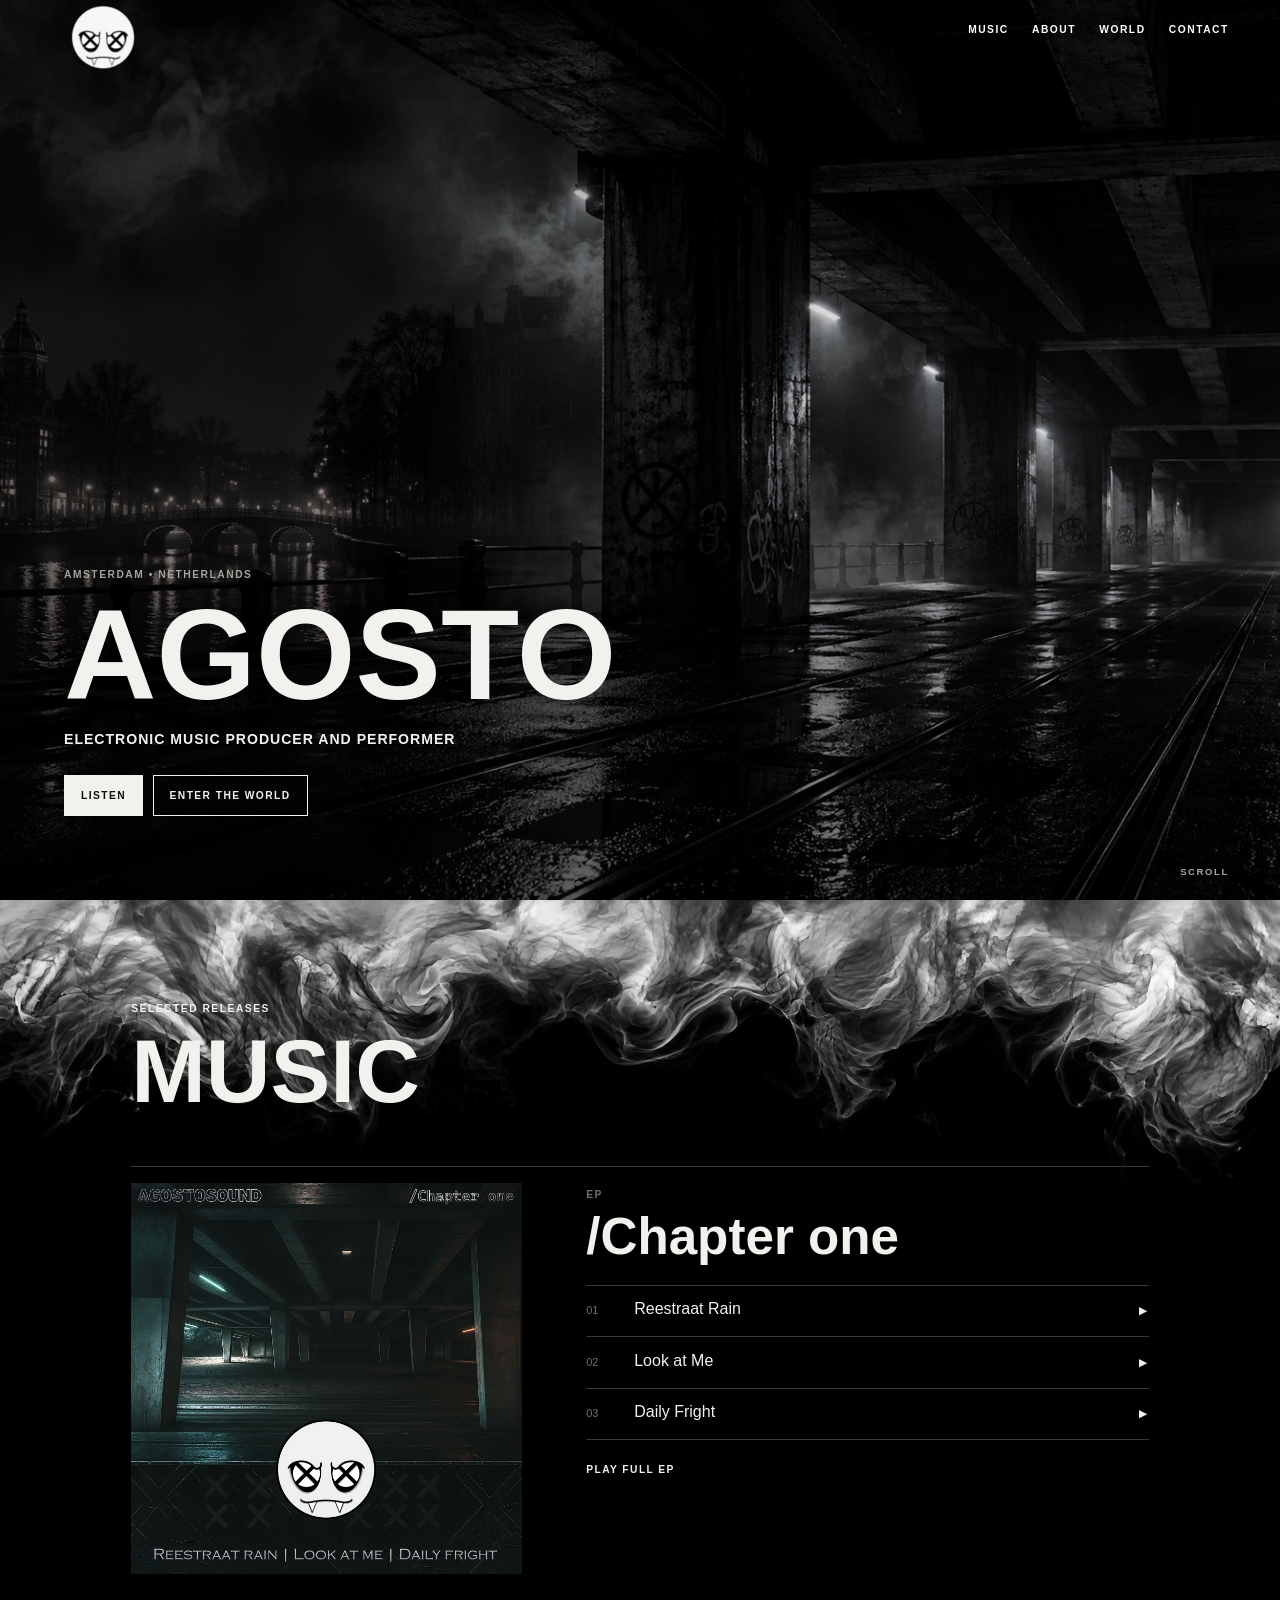
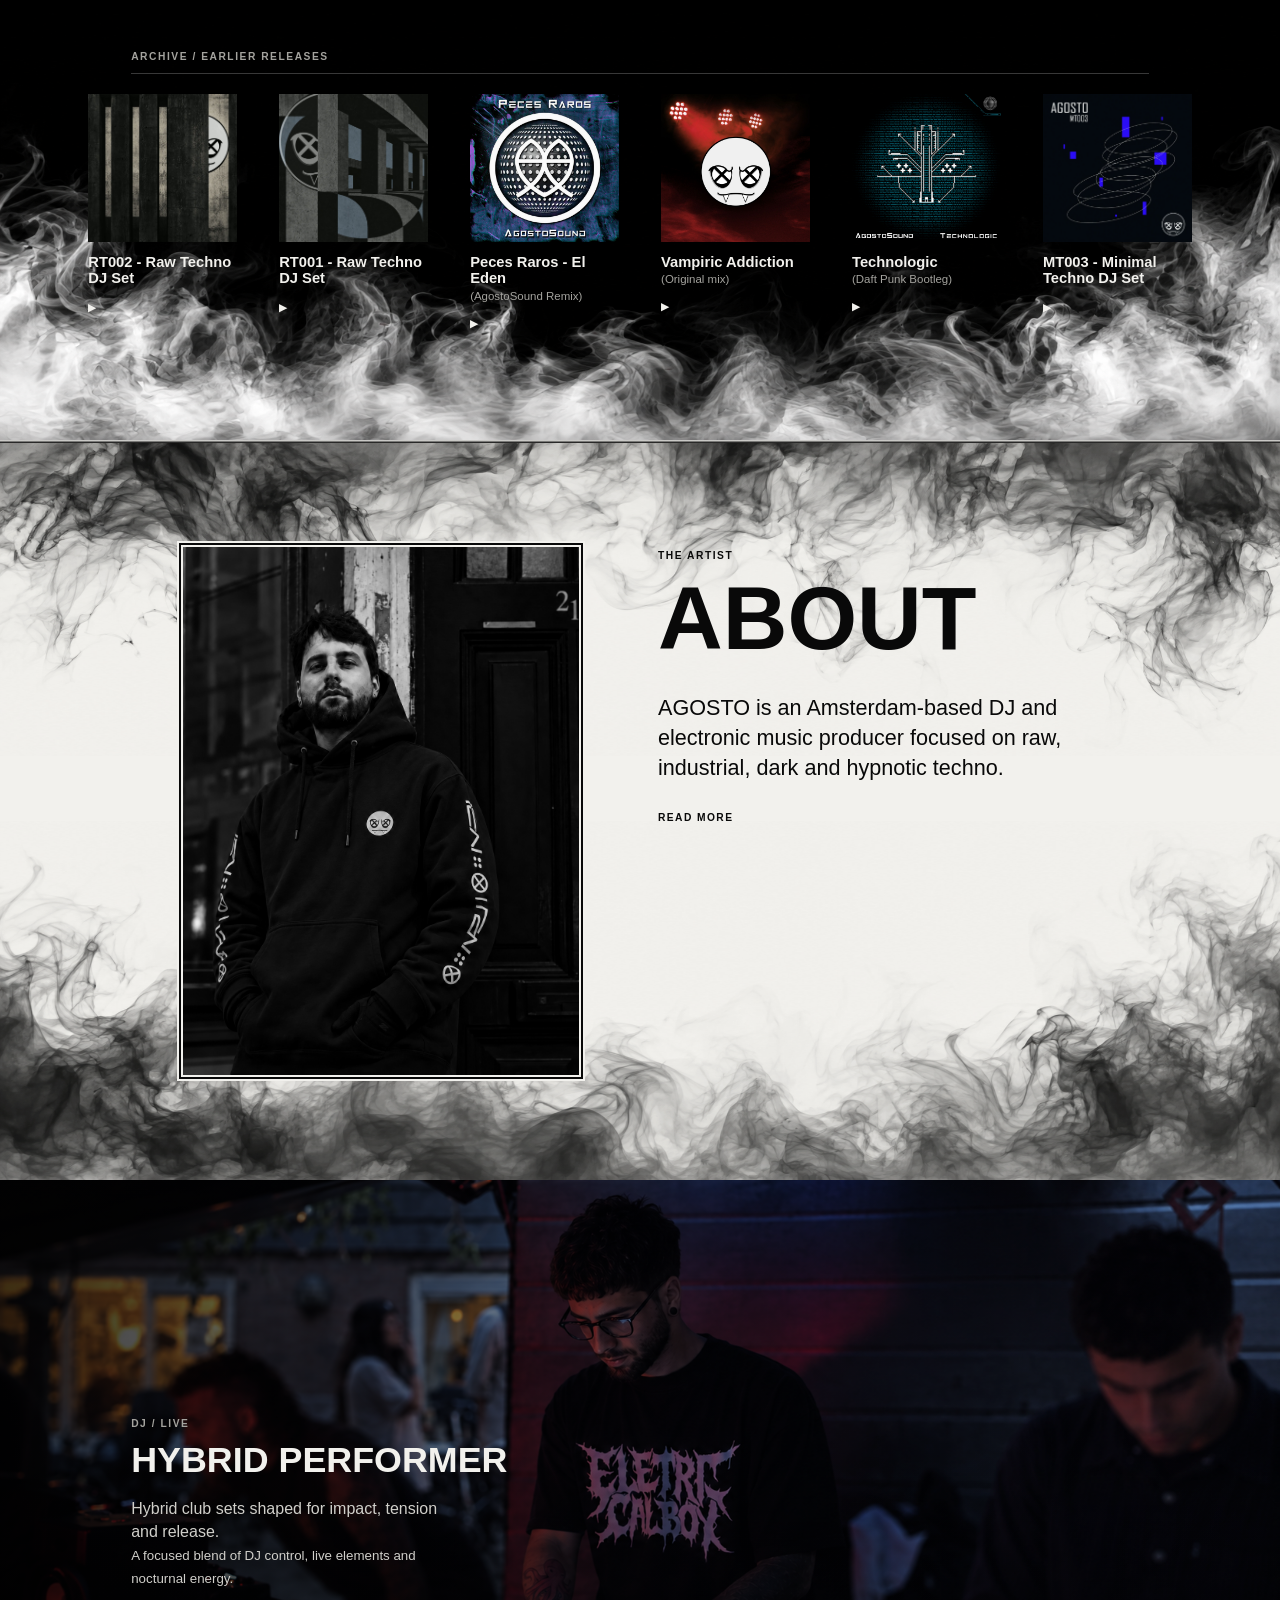
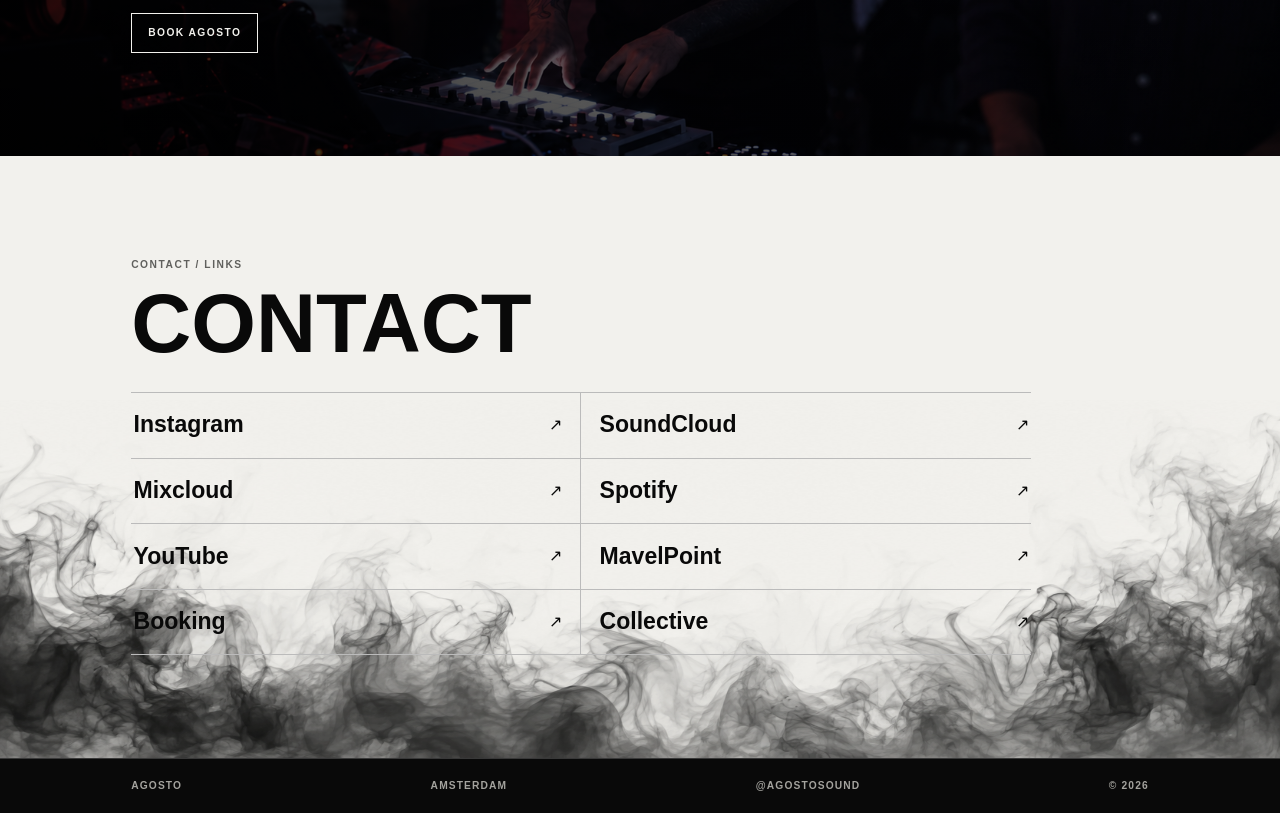
<file: index.html>
<!doctype html>
<html lang="en">
  <head>
    <meta charset="utf-8">
    <meta name="viewport" content="width=device-width, initial-scale=1">
    <meta name="description" content="AGOSTO is an Amsterdam-based DJ and electronic music producer focused on raw, industrial, dark and hypnotic techno.">
    <meta name="theme-color" content="#090909">
    <link rel="canonical" href="https://agostosound.com/">
    <meta property="og:type" content="website">
    <meta property="og:title" content="AGOSTO — Techno DJ &amp; Producer">
    <meta property="og:description" content="AGOSTO is an Amsterdam-based DJ and electronic music producer focused on raw, industrial, dark and hypnotic techno.">
    <meta property="og:url" content="https://agostosound.com/">
    <meta property="og:image" content="https://agostosound.com/static/branding/og-image.png">
    <meta name="twitter:card" content="summary_large_image">
    <meta name="twitter:title" content="AGOSTO — Techno DJ &amp; Producer">
    <meta name="twitter:description" content="AGOSTO is an Amsterdam-based DJ and electronic music producer focused on raw, industrial, dark and hypnotic techno.">
    <meta name="twitter:image" content="https://agostosound.com/static/branding/og-image.png">
    <link rel="icon" href="./static/branding/favicon.png" type="image/png">
    <link rel="stylesheet" href="./styles.css?v=3">
    <title> AGOSTO  |  Chapter one </title>
  </head>
  <body>
    <a class="skip-link" href="#main-content">Skip to content</a>

    <header class="site-header" data-header>
      <a class="brand" href="./index.html#top" aria-label="AGOSTO home">
        <img src="./static/branding/logo-animated.webp" alt="AGOSTO">
      </a>
      <nav class="desktop-nav" aria-label="Primary navigation">
        <a href="#music">Music</a>
        <a href="#about">About</a>
        <a href="./world.html">World</a>
        <a href="#contact">Contact</a>
      </nav>
      <button class="menu-toggle" type="button" aria-expanded="false" aria-controls="mobile-menu" data-menu-toggle>
        <span class="sr-only">Open navigation</span>
        <span aria-hidden="true"></span>
        <span aria-hidden="true"></span>
      </button>
      <nav class="mobile-nav" id="mobile-menu" aria-label="Mobile navigation" data-mobile-nav>
        <a href="#music">Music</a>
        <a href="#about">About</a>
        <a href="./world.html">World</a>
        <a href="#contact">Contact</a>
      </nav>
    </header>

    <main id="main-content">
      <section class="hero" id="top" aria-labelledby="hero-title">
        <img class="hero-image" src="./static/photos/hero.png" alt="" aria-hidden="true">
        <div class="hero-shade"></div>
        <div class="hero-content" data-reveal>
          <p class="eyebrow">Amsterdam <span aria-hidden="true">•</span> Netherlands</p>
          <h1 id="hero-title">AGOSTO</h1>
          <p class="hero-genre">Electronic music producer and performer</p>
          <div class="hero-actions">
            <a class="button button--solid" href="#music">Listen</a>
            <a class="button button--ghost" href="./world.html">Enter the world</a>
          </div>
        </div>
        <a class="scroll-cue" href="#music" aria-label="Scroll to music">Scroll</a>
      </section>

      <section class="section music-section" id="music" aria-labelledby="music-title">
        <img class="music-smoke music-smoke--top" src="./static/decorations/black-smoke-up.png" alt="" aria-hidden="true" loading="lazy">
        <div class="container">
          <div class="section-heading" data-reveal>
            <p class="eyebrow">Selected releases</p>
            <h2 id="music-title">Music</h2>
          </div>
          <div class="featured-release" data-featured-release aria-live="polite"></div>
          <div class="archive-releases" data-archive-releases aria-live="polite">
            <div class="archive-heading">
              <p class="eyebrow">Archive / Earlier releases</p>
            </div>
            <div class="archive-grid" data-archive-grid></div>
          </div>
          <div class="player-shell" id="player" data-player hidden aria-live="polite">
            <div class="player-ui">
              <img class="player-artwork" data-player-artwork alt="" aria-hidden="true">
              <button class="player-toggle" type="button" data-player-toggle aria-label="Play current track" aria-pressed="false">▶</button>
              <div class="player-meta">
                <p class="eyebrow">Now playing</p>
                <p class="player-title" data-player-title></p>
              </div>
              <div class="player-timing" aria-live="off">
                <span data-player-current>0:00</span>
                <span aria-hidden="true">/</span>
                <span data-player-duration>0:00</span>
              </div>
              <div class="player-progress" data-player-progress role="slider" tabindex="0" aria-label="Track progress" aria-valuemin="0" aria-valuemax="0" aria-valuenow="0">
                <span class="player-progress-fill"></span>
                <span class="player-progress-knob"></span>
              </div>
              <a class="player-source" data-player-source target="_blank" rel="noreferrer">via SoundCloud</a>
              <button class="player-icon-button" type="button" data-player-close aria-label="Close player">x</button>
            </div>
            <div class="player-frame" data-player-frame="soundcloud" aria-hidden="true">
              <iframe title="SoundCloud playback controller" tabindex="-1" allow="autoplay"></iframe>
            </div>
            <div class="player-frame" data-player-frame="mixcloud" aria-hidden="true">
              <iframe title="Mixcloud playback controller" tabindex="-1" allow="autoplay; encrypted-media"></iframe>
            </div>
          </div>
        </div>
        <img class="music-smoke music-smoke--bottom" src="./static/decorations/black-smoke-down.png" alt="" aria-hidden="true" loading="lazy">
      </section>

      <div class="section-transition" aria-hidden="true"></div>

      <section class="section about-section" id="about" aria-labelledby="about-title">
        <img class="about-smoke about-smoke--top" src="./static/decorations/white-smoke-up.png" alt="" aria-hidden="true" loading="lazy">
        <div class="container about-layout">
          <div class="about-photo" data-reveal>
            <img src="./static/photos/portrait-01.png" alt="AGOSTO standing outside an Amsterdam doorway" loading="lazy">
          </div>
          <div class="about-copy" data-reveal>
            <p class="eyebrow">The artist</p>
            <h2 id="about-title">About</h2>
            <div class="intro-copy" data-bio-short></div>
            <div class="expandable" id="about-long" data-bio-long aria-hidden="true"></div>
            <button class="text-button" type="button" aria-expanded="false" aria-controls="about-long" data-about-toggle>Read more</button>
          </div>
        </div>
        <img class="about-smoke about-smoke--bottom" src="./static/decorations/white-smoke-down.png" alt="" aria-hidden="true" loading="lazy">
      </section>

      <section class="section live-section" id="live" aria-labelledby="live-title">
        <div class="live-media" data-reveal>
          <picture>
            <source media="(max-width: 700px)" srcset="./static/photos/live-01-mobile.png">
            <img src="./static/photos/live-01-wide.png" alt="AGOSTO performing a live DJ set" loading="lazy">
          </picture>
        </div>
        <div class="live-shade" aria-hidden="true"></div>
        <div class="container live-layout">
          <div class="live-copy" data-reveal>
            <p class="eyebrow">DJ / LIVE</p>
            <h2 id="live-title">HYBRID PERFORMER</h2>
            <p class="live-description">Hybrid club sets shaped for impact, tension and release.<br><small>A focused blend of DJ control, live elements and nocturnal energy.</small></p>
            <a class="button button--ghost" data-booking>BOOK AGOSTO</a>
          </div>
        </div>
        <img class="live-smoke" src="./static/decorations/live-smoke-overlay.png" alt="" aria-hidden="true" loading="lazy">
      </section>

      <section class="section contact-section" id="contact" aria-labelledby="contact-title">
        <div class="container" data-reveal>
          <p class="eyebrow">Contact / Links</p>
          <h2 id="contact-title">Contact</h2>
          <div class="contact-grid" data-links></div>
        </div>
        <img class="contact-smoke" src="./static/decorations/white-smoke-down.png" alt="" aria-hidden="true" loading="lazy">
      </section>
    </main>

    <footer class="site-footer">
      <div class="container footer-content">
        <span>AGOSTO</span>
        <span>Amsterdam</span>
        <a href="https://www.instagram.com/agostosound/" target="_blank" rel="noreferrer">@agostosound</a>
        <span>&copy; <span data-year></span></span>
      </div>
    </footer>
    <script src="https://w.soundcloud.com/player/api.js" defer></script>
    <script src="https://widget.mixcloud.com/media/js/widgetApi.js" defer></script>
    <script src="./script.js?v=4" defer></script>
  </body>
</html>
</file>
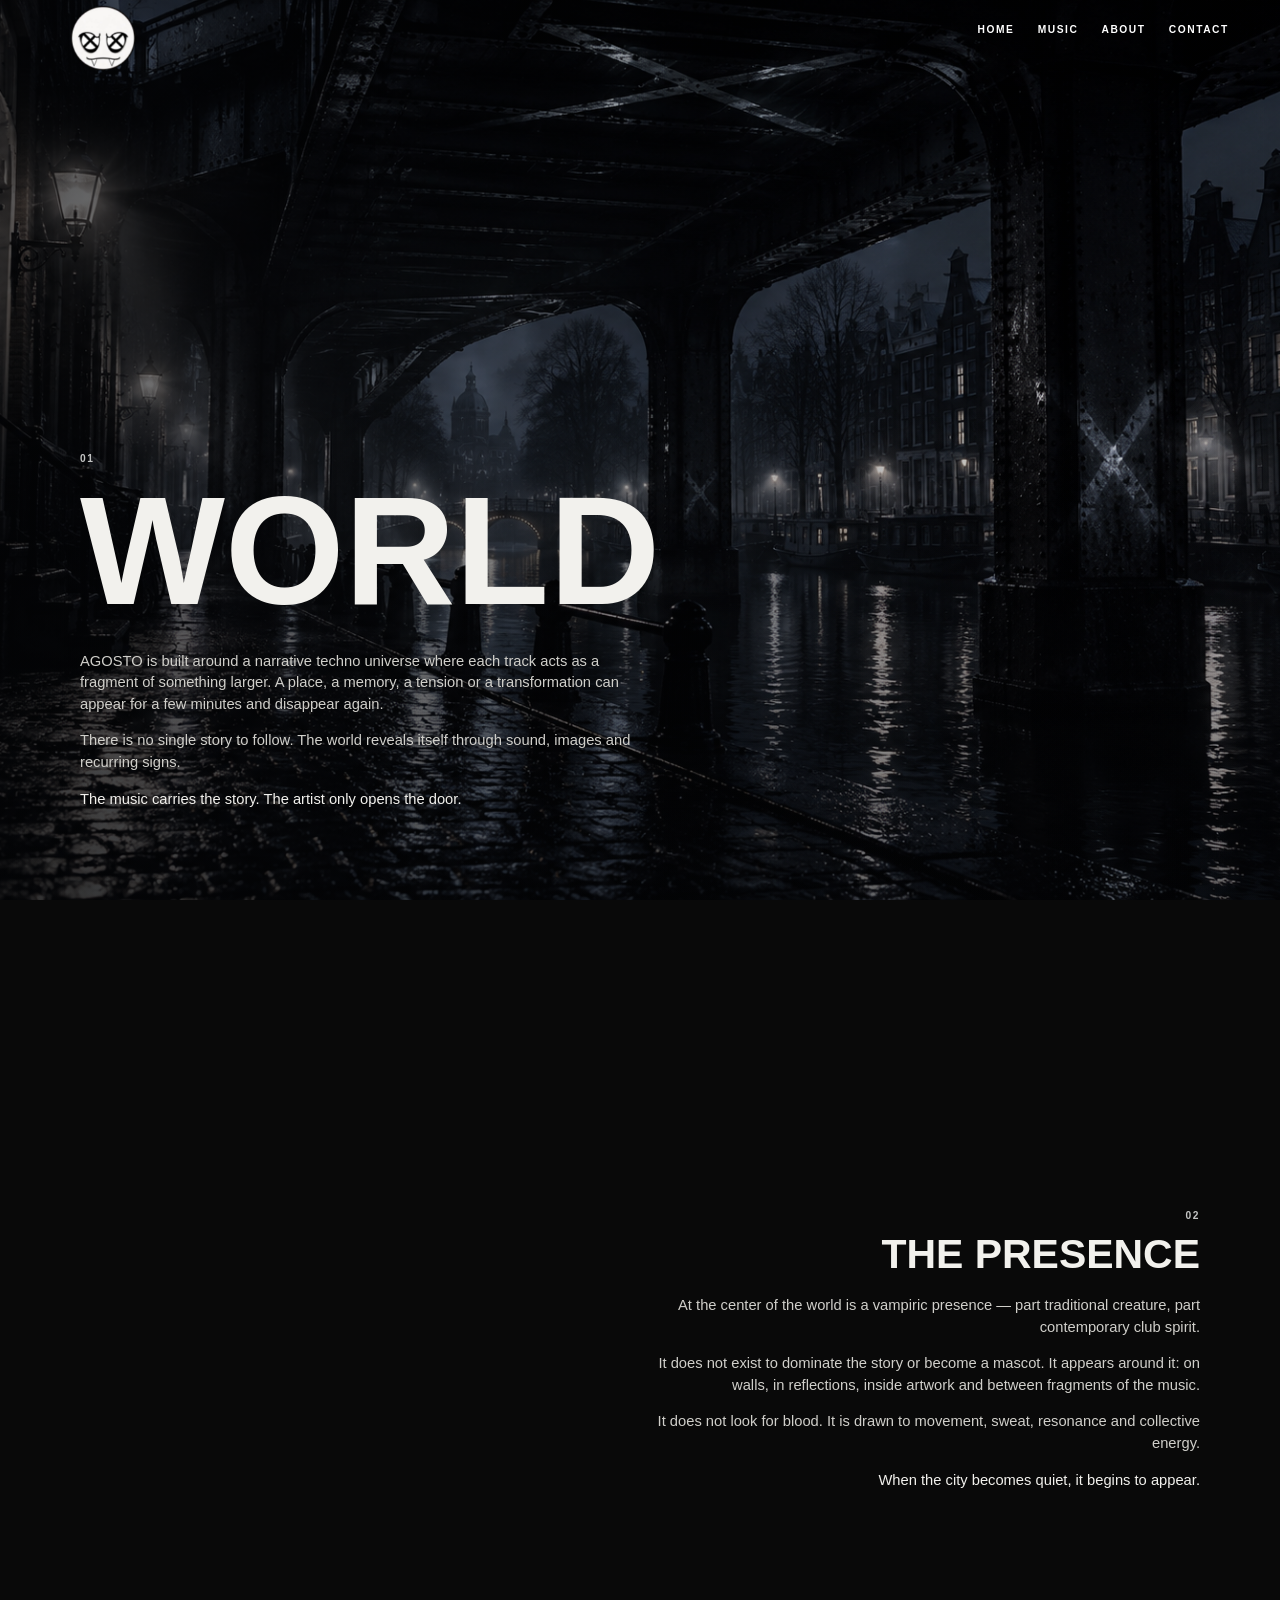
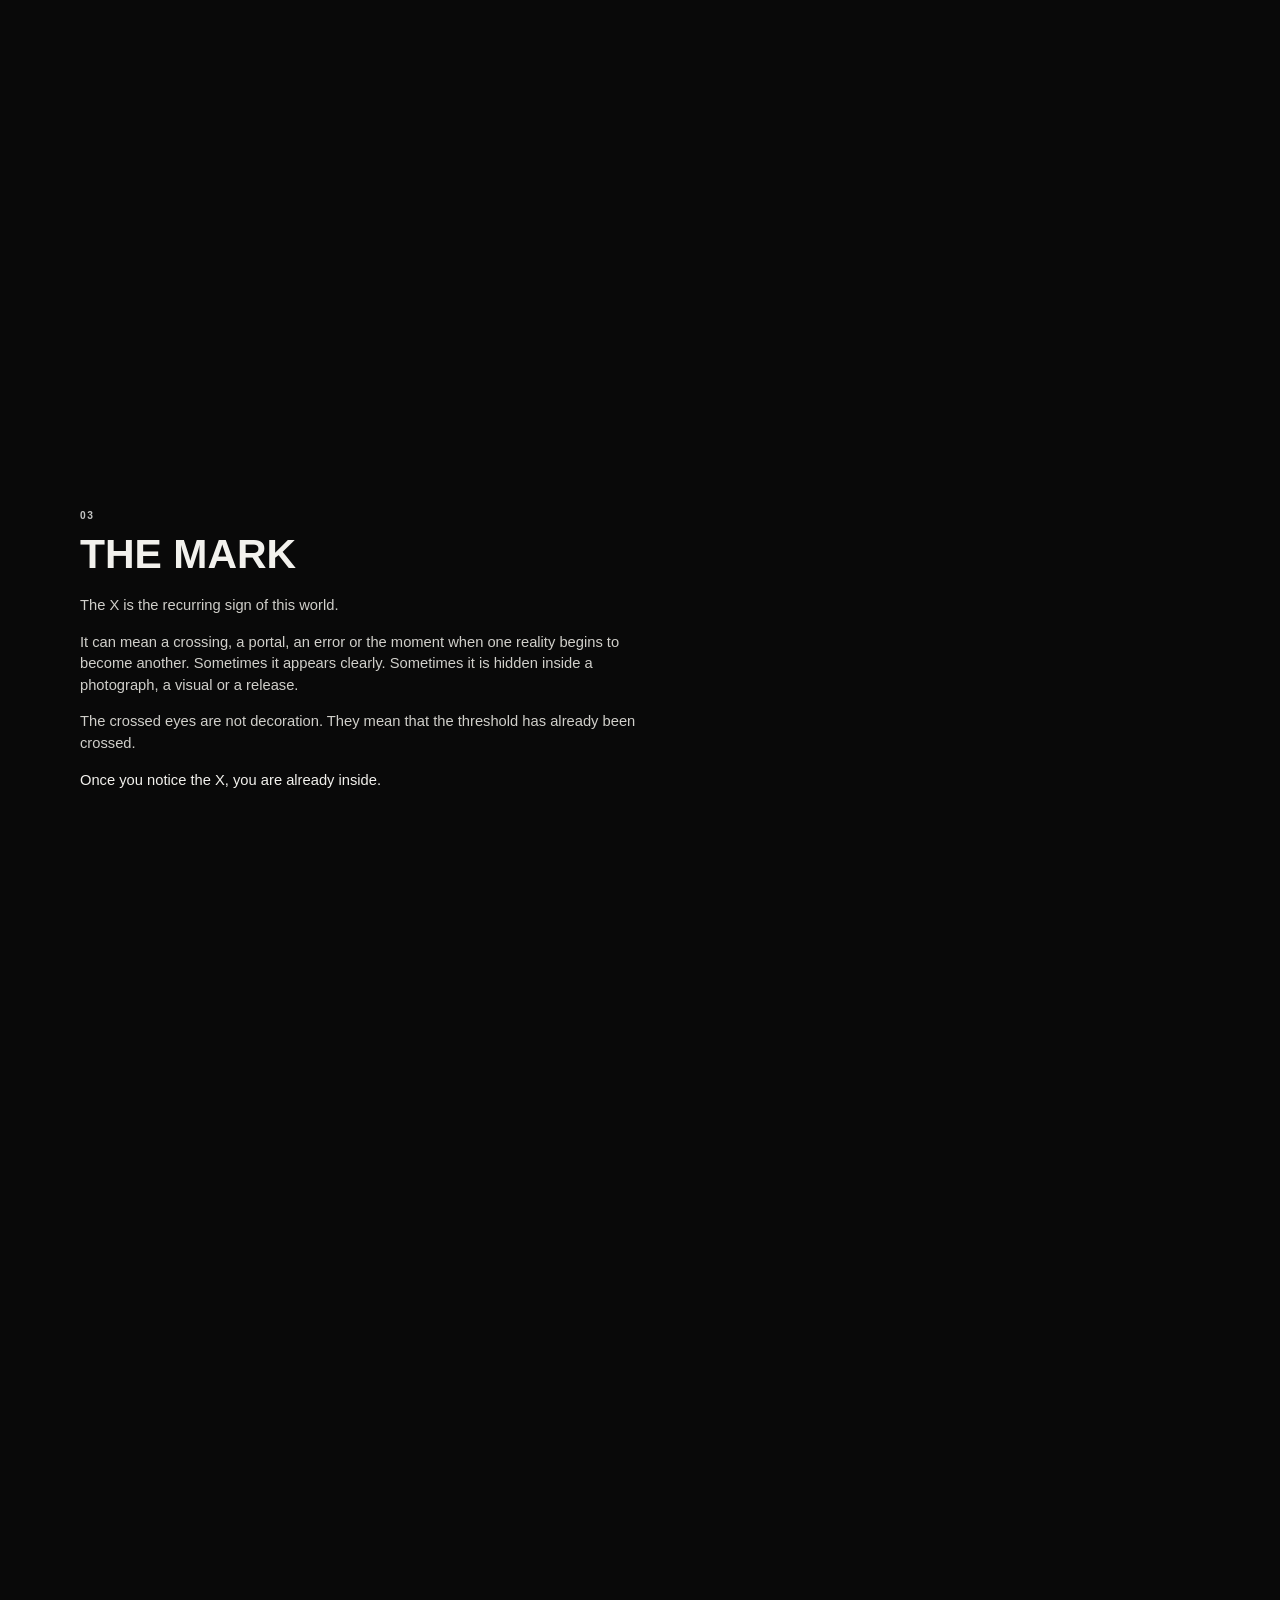
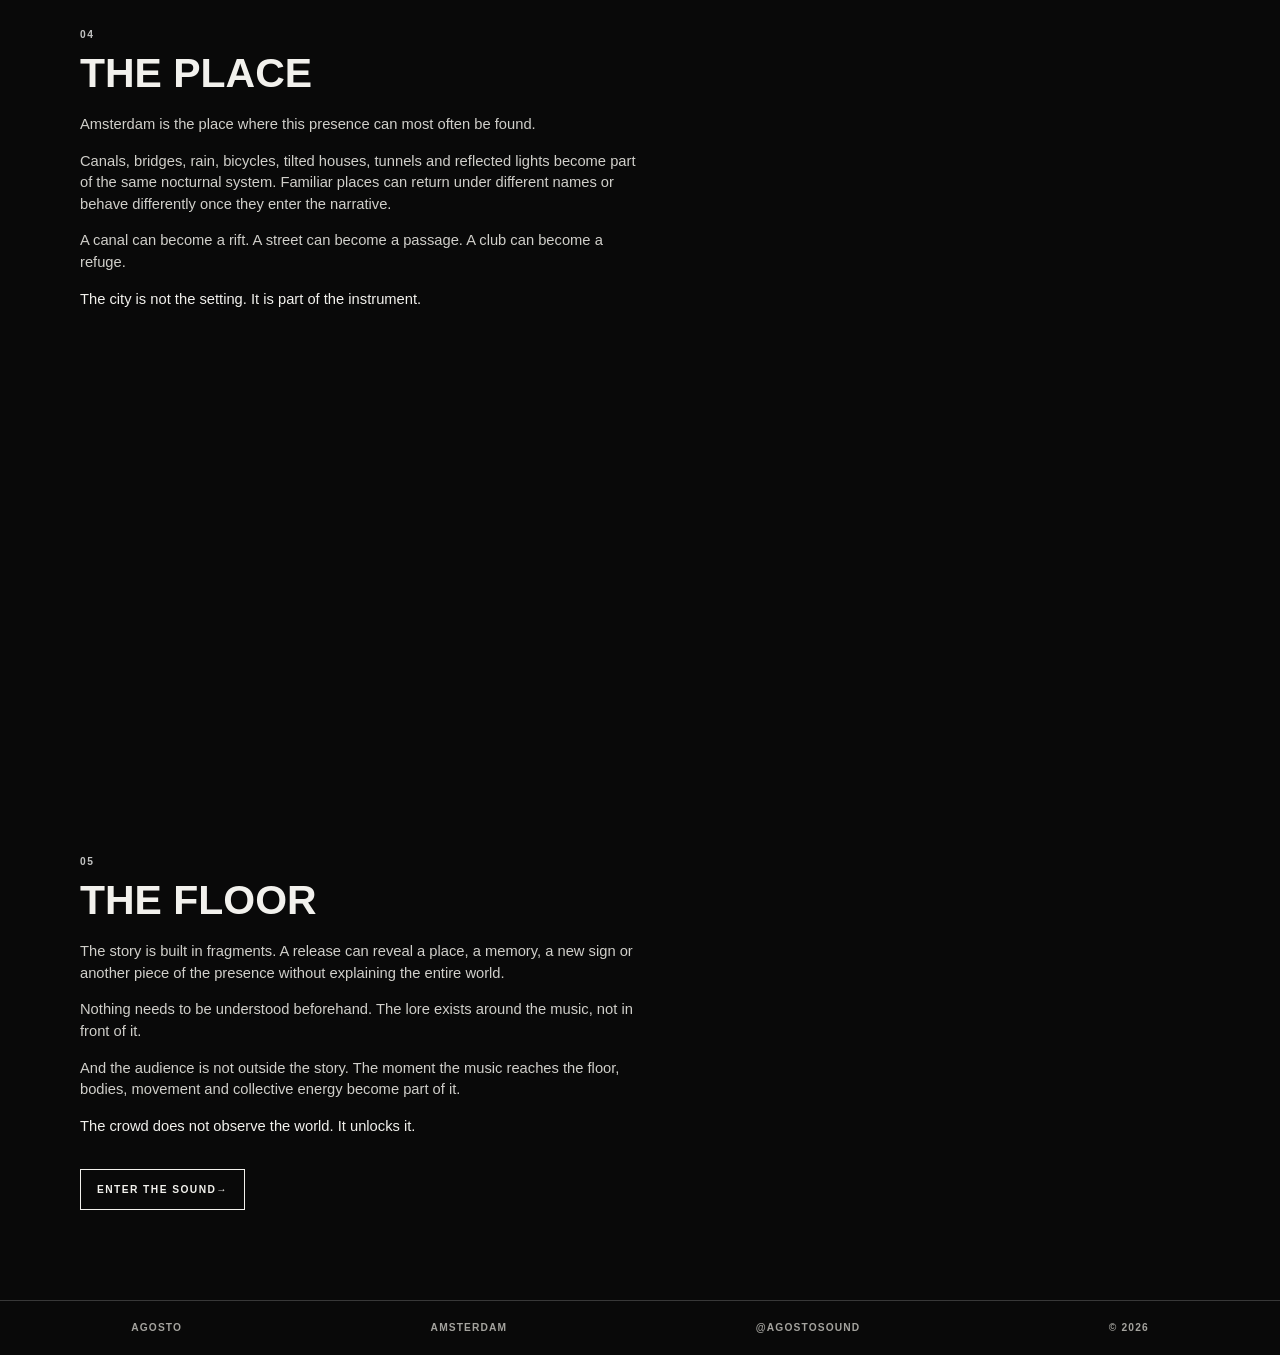
<file: world.html>
<!doctype html>
<html lang="en">
  <head>
    <meta charset="utf-8">
    <meta name="viewport" content="width=device-width, initial-scale=1">
    <meta name="description" content="The narrative world surrounding AGOSTO.">
    <meta name="theme-color" content="#090909">
    <link rel="canonical" href="https://agostosound.com/world.html">
    <meta property="og:type" content="website">
    <meta property="og:title" content="The World — AGOSTO">
    <meta property="og:description" content="The narrative world surrounding AGOSTO.">
    <meta property="og:url" content="https://agostosound.com/world.html">
    <meta property="og:image" content="https://agostosound.com/static/branding/og-image.png">
    <meta name="twitter:card" content="summary_large_image">
    <link rel="icon" href="./static/branding/favicon.png" type="image/png">
    <link rel="stylesheet" href="./styles.css?v=3">
    <title>The World — AGOSTO</title>
  </head>
  <body class="world-page">
    <a class="skip-link" href="#main-content">Skip to content</a>

    <header class="site-header" data-header>
      <a class="brand" href="./index.html#top" aria-label="AGOSTO home">
        <img src="./static/branding/logo-animated.webp" alt="AGOSTO">
      </a>
      <nav class="desktop-nav" aria-label="Primary navigation">
        <a href="./index.html">Home</a>
        <a href="./index.html#music">Music</a>
        <a href="./index.html#about">About</a>
        <a href="./index.html#contact">Contact</a>
      </nav>
      <button class="menu-toggle" type="button" aria-expanded="false" aria-controls="mobile-menu" data-menu-toggle>
        <span class="sr-only">Open navigation</span>
        <span aria-hidden="true"></span>
        <span aria-hidden="true"></span>
      </button>
      <nav class="mobile-nav" id="mobile-menu" aria-label="Mobile navigation" data-mobile-nav>
        <a href="./index.html">Home</a>
        <a href="./index.html#music">Music</a>
        <a href="./index.html#about">About</a>
        <a href="./index.html#contact">Contact</a>
      </nav>
    </header>

    <main id="main-content" class="world-experience" data-world-experience>
      <div class="world-stage" aria-hidden="true">
        <img class="world-stage__image world-stage__image--threshold is-active" data-world-stage-image="threshold" src="./static/world/01-threshold.png" alt="">
        <img class="world-stage__image world-stage__image--presence" data-world-stage-image="presence" src="./static/world/02-presence.png" alt="">
        <img class="world-stage__image world-stage__image--mark" data-world-stage-image="mark" src="./static/world/04-city-a.png" alt="">
        <img class="world-stage__image world-stage__image--place" data-world-stage-image="place" src="./static/world/05-city-b.png" alt="">
        <img class="world-stage__image world-stage__image--floor" data-world-stage-image="floor" src="./static/world/06-floor.png" alt="">
        <div class="world-stage__shade"></div>
      </div>

      <div class="world-scenes">
        <section class="world-scene world-scene--threshold" data-world-scene="threshold" aria-labelledby="world-title">
          <div class="container world-scene__copy" data-reveal data-world-reveal>
          <p class="eyebrow">01</p>
          <h1 id="world-title">World</h1>
          <div class="world-scene__body">
            <p>AGOSTO is built around a narrative techno universe where each track acts as a fragment of something larger. A place, a memory, a tension or a transformation can appear for a few minutes and disappear again.</p>
            <p>There is no single story to follow. The world reveals itself through sound, images and recurring signs.</p>
            <p>The music carries the story. The artist only opens the door.</p>
          </div>
          </div>
        </section>

        <section class="world-scene world-scene--presence" data-world-scene="presence" aria-labelledby="presence-title">
          <div class="container world-scene__copy" data-reveal data-world-reveal>
          <p class="eyebrow">02</p>
          <h2 id="presence-title">The Presence</h2>
          <div class="world-scene__body">
            <p>At the center of the world is a vampiric presence &mdash; part traditional creature, part contemporary club spirit.</p>
            <p>It does not exist to dominate the story or become a mascot. It appears around it: on walls, in reflections, inside artwork and between fragments of the music.</p>
            <p>It does not look for blood. It is drawn to movement, sweat, resonance and collective energy.</p>
            <p>When the city becomes quiet, it begins to appear.</p>
          </div>
          </div>
        </section>

        <section class="world-scene world-scene--mark" data-world-scene="mark" aria-labelledby="mark-title">
          <div class="container world-scene__copy" data-reveal data-world-reveal>
          <p class="eyebrow">03</p>
          <h2 id="mark-title">The Mark</h2>
          <div class="world-scene__body">
            <p>The X is the recurring sign of this world.</p>
            <p>It can mean a crossing, a portal, an error or the moment when one reality begins to become another. Sometimes it appears clearly. Sometimes it is hidden inside a photograph, a visual or a release.</p>
            <p>The crossed eyes are not decoration. They mean that the threshold has already been crossed.</p>
            <p>Once you notice the X, you are already inside.</p>
          </div>
          </div>
        </section>

        <section class="world-scene world-scene--place" data-world-scene="place" aria-labelledby="place-title">
          <div class="container world-scene__copy" data-reveal data-world-reveal>
          <p class="eyebrow">04</p>
          <h2 id="place-title">The Place</h2>
          <div class="world-scene__body">
            <p>Amsterdam is the place where this presence can most often be found.</p>
            <p>Canals, bridges, rain, bicycles, tilted houses, tunnels and reflected lights become part of the same nocturnal system. Familiar places can return under different names or behave differently once they enter the narrative.</p>
            <p>A canal can become a rift. A street can become a passage. A club can become a refuge.</p>
            <p>The city is not the setting. It is part of the instrument.</p>
          </div>
          </div>
        </section>

        <section class="world-scene world-scene--floor" data-world-scene="floor" aria-labelledby="floor-title">
          <div class="container world-scene__copy" data-reveal data-world-reveal>
          <p class="eyebrow">05</p>
          <h2 id="floor-title">The Floor</h2>
          <div class="world-scene__body">
            <p>The story is built in fragments. A release can reveal a place, a memory, a new sign or another piece of the presence without explaining the entire world.</p>
            <p>Nothing needs to be understood beforehand. The lore exists around the music, not in front of it.</p>
            <p>And the audience is not outside the story. The moment the music reaches the floor, bodies, movement and collective energy become part of it.</p>
            <p>The crowd does not observe the world. It unlocks it.</p>
          </div>
          <a class="button button--ghost" href="./index.html#music">Enter the sound <span aria-hidden="true">&rarr;</span></a>
          </div>
        </section>
      </div>
    </main>

    <footer class="site-footer">
      <div class="container footer-content">
        <span>AGOSTO</span>
        <span>Amsterdam</span>
        <a href="https://www.instagram.com/agostosound/" target="_blank" rel="noreferrer">@agostosound</a>
        <span>&copy; <span data-year></span></span>
      </div>
    </footer>
    <script src="./script.js?v=4" defer></script>
  </body>
</html>
</file>
<file: styles.css>
:root {
  --ink: #090909;
  --ink-soft: #121212;
  --surface: #171717;
  --line: #383838;
  --paper: #f2f1ed;
  --muted: #a4a39e;
  --dim: #73726d;
  --content: 1120px;
  --copy: 600px;
  --gutter: clamp(1.25rem, 4vw, 3.5rem);
  --section-space: clamp(5rem, 8vw, 7.5rem);
  --ease: 240ms cubic-bezier(.2, .7, .2, 1);
}

* { box-sizing: border-box; }
html { background: var(--ink); scroll-behavior: smooth; }
body { background: var(--ink); color: var(--paper); font-family: Arial, Helvetica, sans-serif; font-size: 17px; line-height: 1.55; margin: 0; overflow-x: clip; }
img { display: block; max-width: 100%; }
a { color: inherit; text-decoration: none; }
button { font: inherit; }

.sr-only { clip: rect(0, 0, 0, 0); clip-path: inset(50%); height: 1px; overflow: hidden; position: absolute; white-space: nowrap; width: 1px; }
.skip-link { background: var(--paper); color: var(--ink); left: 1rem; padding: .65rem 1rem; position: fixed; top: -5rem; z-index: 30; }
.skip-link:focus { top: 1rem; }
:focus-visible { outline: 2px solid var(--paper); outline-offset: 4px; }
.container { margin-inline: auto; max-width: var(--content); padding-inline: var(--gutter); }
.section { padding-block: var(--section-space); position: relative; }
.eyebrow { color: var(--muted); font-size: .64rem; font-weight: 700; letter-spacing: .15em; line-height: 1.3; margin: 0 0 .8rem; text-transform: uppercase; }
h1, h2, h3, p { margin-top: 0; }
h1, h2, h3 { font-weight: 700; letter-spacing: 0; line-height: .96; text-transform: uppercase; }
h2 { font-size: clamp(3rem, 7vw, 6.5rem); margin-bottom: 2rem; }

.site-header { align-items: center; display: flex; height: 3.75rem; justify-content: space-between; left: 0; padding-inline: var(--gutter); position: fixed; right: 0; top: 0; transition: background var(--ease), backdrop-filter var(--ease); z-index: 20; }
.site-header.is-scrolled { background: rgb(9 9 9 / .88); backdrop-filter: blur(10px); }
.brand { display: block; flex: 0 0 103px; height: 103px; margin-top: 1.25rem; padding: 6px; position: relative; width: 103px; z-index: 2; }
.brand img { height: 100%; object-fit: contain; object-position: center; width: 100%; }
.desktop-nav { display: flex; gap: 1.45rem; }
.desktop-nav a, .mobile-nav a { color: var(--muted); font-size: .64rem; font-weight: 700; letter-spacing: .15em; text-transform: uppercase; transition: color var(--ease); }
.desktop-nav a { color: #fff; }
.desktop-nav a:hover, .mobile-nav a:hover { color: var(--paper); }
.menu-toggle { background: transparent; border: 0; color: var(--paper); cursor: pointer; display: none; height: 2.45rem; padding: .55rem; position: relative; width: 2.45rem; z-index: 2; }
.menu-toggle span:not(.sr-only) { background: currentColor; display: block; height: 1px; margin: .32rem 0; transition: transform var(--ease); width: 100%; }
.menu-toggle[aria-expanded="true"] span:nth-of-type(2) { transform: translateY(3px) rotate(45deg); }
.menu-toggle[aria-expanded="true"] span:nth-of-type(3) { transform: translateY(-3px) rotate(-45deg); }
.mobile-nav { display: none; }

.hero { align-items: flex-end; display: flex; min-height: 100svh; padding: 5.5rem var(--gutter) 3.75rem; position: relative; }
.hero-image, .hero-shade { height: 100%; inset: 0; position: absolute; width: 100%; }
.hero-image { object-fit: cover; object-position: center; }
.hero-shade { background: linear-gradient(90deg, rgb(0 0 0 / .52), rgb(0 0 0 / .12) 70%), linear-gradient(0deg, rgb(0 0 0 / .5), transparent 58%); }
.hero-content { bottom: 1.5rem; left: -1rem; margin-inline: auto; max-width: var(--content); position: relative; width: 100%; z-index: 1; }
.hero h1 { font-size: clamp(4rem, 10vw, 9rem); margin: 0; text-shadow: 0 2px 24px rgb(0 0 0 / .45); }
.hero-genre { font-size: clamp(.78rem, 1.1vw, .95rem); font-weight: 700; letter-spacing: .07em; margin: .8rem 0 1.5rem; text-transform: uppercase; }
.hero-actions { display: flex; flex-wrap: wrap; gap: .6rem; }
.button { align-items: center; border: 1px solid var(--paper); display: inline-flex; font-size: .64rem; font-weight: 700; justify-content: center; letter-spacing: .14em; min-height: 2.55rem; padding: .6rem 1rem; text-transform: uppercase; transition: background var(--ease), color var(--ease), transform var(--ease); }
.button:hover { transform: translateY(-2px); }
.button--solid { background: var(--paper); color: var(--ink); }
.button--solid:hover { background: #fff; }
.button--ghost { background: transparent; color: var(--paper); }
.button--ghost:hover { background: var(--paper); color: var(--ink); }
.scroll-cue { bottom: 1.25rem; color: var(--muted); font-size: .6rem; font-weight: 700; letter-spacing: .16em; position: absolute; right: var(--gutter); text-transform: uppercase; z-index: 1; }

.section-heading { margin-bottom: clamp(2rem, 4vw, 3.25rem); }
.section-heading h2 { margin-bottom: 0; }
.music-section { background: #000; isolation: isolate; overflow: clip; }
.music-section > .container { position: relative; z-index: 2; }
.music-smoke { height: auto; left: 0; mix-blend-mode: screen; pointer-events: none; position: absolute; width: 100%; z-index: 1; }
.music-smoke--top { top: 0; }
.music-smoke--bottom { bottom: 0; }
.music-section .section-heading .eyebrow { color: var(--paper); }
.section-transition { background: linear-gradient(to bottom, var(--paper), #000); height: 3px; position: relative; z-index: 3; }
.featured-release { border-top: 1px solid var(--line); padding-top: 1rem; }
.featured-release-card { align-items: start; display: grid; gap: clamp(1.75rem, 5vw, 4.5rem); grid-template-columns: minmax(260px, 391px) minmax(0, 1fr); max-width: 1020px; }
.featured-release-art { background: var(--surface); max-width: 391px; overflow: hidden; }
.featured-release-art img { aspect-ratio: 1; object-fit: cover; transition: transform 600ms ease; width: 100%; }
.featured-release-card:hover .featured-release-art img { transform: scale(1.018); }
.release-body { min-width: 0; padding-top: .25rem; }
.release-label { color: var(--dim); font-size: .64rem; font-weight: 700; letter-spacing: .14em; margin: 0 0 .6rem; text-transform: uppercase; }
.release-title { font-size: clamp(2rem, 4vw, 4.25rem); line-height: .98; margin: 0 0 1.25rem; text-transform: none; }
.play-button, .text-button { background: transparent; border: 0; color: var(--paper); cursor: pointer; font-size: .64rem; font-weight: 700; letter-spacing: .14em; padding: .35rem 0; text-align: left; text-transform: uppercase; transition: color var(--ease), transform var(--ease); }
.play-button:hover, .text-button:hover { color: var(--muted); transform: translateX(3px); }
.play-button.is-playing { color: var(--muted); }
.release-title-button, .track-title-button { background: transparent; border: 0; color: inherit; cursor: pointer; font: inherit; padding: 0; text-align: left; }
.release-title-button:hover, .track-title-button:hover { color: var(--muted); }
.playable-artwork { border: 0; cursor: pointer; display: block; padding: 0; text-align: left; width: 100%; }
.track-list { border-top: 1px solid var(--line); list-style: none; margin: 1.4rem 0 0; padding: 0; }
.track-list li { align-items: baseline; border-bottom: 1px solid var(--line); display: grid; gap: 1rem; grid-template-columns: 2rem minmax(0, 1fr) auto; padding: .72rem 0; }
.track-number { color: var(--dim); font-size: .68rem; font-variant-numeric: tabular-nums; }
.track-title { font-size: 1rem; }
.track-list .play-button { font-size: .6rem; }
.ep-play { margin-top: 1rem; }
.archive-releases { margin-top: clamp(3.5rem, 6vw, 5.5rem); }
.archive-heading { border-bottom: 1px solid var(--line); margin-bottom: 1.25rem; padding-bottom: .55rem; position: relative; }
.archive-heading .eyebrow { margin: 0; }
.archive-grid { display: grid; gap: clamp(1.5rem, 2vw, 2rem); grid-template-columns: repeat(6, minmax(0, 1fr)); margin-inline: calc(-1 * var(--gutter)); }
.archive-release { min-width: 0; }
.archive-release-art { background: var(--surface); margin-inline: auto; overflow: hidden; width: 90%; }
.archive-release-art img { aspect-ratio: 1; object-fit: cover; transition: transform 500ms ease; width: 100%; }
.archive-release:hover .archive-release-art img { transform: scale(1.02); }
.archive-release .release-body { margin-inline: auto; padding-top: .7rem; width: 90%; }
.archive-release .release-title { font-size: clamp(.85rem, 1.15vw, 1.08rem); line-height: 1.15; margin-bottom: .35rem; }
.archive-release .release-label { display: none; }
.archive-release .release-title-button { display: block; width: 100%; }
.release-title-main, .release-title-detail { display: block; }
.release-title-detail { color: var(--muted); font-size: .78em; font-weight: 400; margin-top: .18rem; }
.player-shell { background-color: var(--ink); background-image: linear-gradient(90deg, rgb(0 0 0 / .28), rgb(0 0 0 / .08)), url("./static/decorations/x-bar.png"); background-position: center; background-size: cover; border-top: 1px solid var(--paper); bottom: 0; left: 0; margin: 0; max-width: none; padding: .5rem var(--gutter); position: fixed; right: 0; z-index: 100; }
.player-shell[hidden] { display: none; }
.player-ui { align-items: center; display: grid; gap: .85rem; grid-template-columns: 2.1rem 2.1rem minmax(150px, .65fr) auto minmax(180px, 1fr) auto 1.65rem; margin-inline: auto; max-width: var(--content); padding-left: 1rem; }
.player-meta { min-width: 0; }
.player-meta .eyebrow { margin: 0; }
.player-title { font-size: .74rem; font-weight: 700; margin: .05rem 0 0; overflow: hidden; text-overflow: ellipsis; white-space: nowrap; }
.player-artwork { background: var(--surface); border: 1px solid var(--line); height: 2.1rem; object-fit: cover; width: 2.1rem; }
.player-toggle, .player-icon-button { align-items: center; background: transparent; border: 1px solid var(--line); color: var(--paper); cursor: pointer; display: inline-flex; font-size: .8rem; height: 1.65rem; justify-content: center; line-height: 1; padding: 0; transition: background var(--ease), color var(--ease); width: 1.65rem; }
.player-toggle { border-color: var(--paper); height: 2.1rem; width: 2.1rem; }
.player-toggle:hover, .player-icon-button:hover { background: var(--paper); color: var(--ink); }
.player-timing { color: var(--muted); display: flex; font-size: .64rem; font-variant-numeric: tabular-nums; gap: .25rem; white-space: nowrap; }
.player-progress { --progress: 0; cursor: pointer; height: .875rem; position: relative; }
.player-progress::before { background: var(--line); content: ""; height: 2px; inset: 50% 0 auto; position: absolute; transform: translateY(-50%); }
.player-progress-fill { background: var(--paper); height: 2px; left: 0; position: absolute; top: 50%; transform: translateY(-50%) scaleX(var(--progress)); transform-origin: left center; width: 100%; }
.player-progress-knob { background: var(--paper); border-radius: 50%; height: .55rem; left: calc(var(--progress) * 100%); position: absolute; top: 50%; transform: translate(-50%, -50%); width: .55rem; }
.player-source { color: var(--muted); font-size: .6rem; font-weight: 700; letter-spacing: .08em; text-transform: uppercase; white-space: nowrap; }
.player-source:hover { color: var(--paper); }
.player-frame { bottom: -2px; height: 1px; opacity: 0; pointer-events: none; position: fixed; right: -2px; width: 1px; }
.player-frame iframe { border: 0; display: block; height: 1px; width: 1px; }
body.has-player { padding-bottom: 62px; }

.about-section { background: var(--paper); color: var(--ink); isolation: isolate; overflow: clip; }
.about-smoke { height: auto; left: 0; mix-blend-mode: multiply; pointer-events: none; position: absolute; width: 100%; z-index: 1; }
.about-smoke--top { object-position: center top; top: 0; }
.about-smoke--bottom { bottom: 0; object-position: center bottom; }
.about-layout { align-items: start; display: grid; gap: clamp(2.5rem, 6vw, 5.5rem); grid-template-columns: minmax(260px, 400px) minmax(0, 1fr); max-width: 1020px; position: relative; z-index: 2; }
.about-photo { border: 2px solid var(--paper); box-shadow: 0 0 0 2px var(--ink), 0 0 0 4px var(--paper); max-width: 400px; }
.about-photo img { aspect-ratio: 3 / 4; filter: grayscale(1); object-fit: cover; width: 100%; }
.about-copy { max-width: var(--copy); padding-top: .25rem; }
.about-copy .eyebrow { color: var(--ink); }
.contact-section .eyebrow { color: #60605d; }
.intro-copy { font-size: clamp(1.12rem, 1.7vw, 1.35rem); line-height: 1.38; }
.intro-copy p, .expandable p { margin-bottom: .9rem; }
.expandable { max-height: 0; opacity: 0; overflow: hidden; transition: max-height 500ms ease, opacity 350ms ease; }
.expandable.is-open { opacity: 1; }
.expandable p { font-size: 1rem; }
.text-button { color: var(--ink); margin-top: .45rem; }

.live-section { background: var(--ink); isolation: isolate; min-height: clamp(480px, 45vw, 680px); overflow: clip; padding: 0; position: relative; }
.live-media, .live-media picture, .live-media img, .live-shade { height: 100%; inset: 0; position: absolute; width: 100%; }
.live-media { overflow: hidden; }
.live-media picture, .live-media img { display: block; }
.live-media img { object-fit: cover; object-position: center 52%; }
.live-shade { background: linear-gradient(90deg, rgb(0 0 0 / .76), rgb(0 0 0 / .38) 55%, rgb(0 0 0 / .12)), linear-gradient(0deg, rgb(0 0 0 / .48), transparent 55%); z-index: 1; }
.live-layout { align-items: end; display: flex; min-height: inherit; padding-block: clamp(5rem, 8vw, 7.5rem); position: relative; z-index: 3; }
.live-copy { max-width: 25rem; }
.live-copy h2 { font-size: clamp(1.75rem, 2.8vw, 2.85rem); line-height: 1; margin: 0; }
.live-description { color: #d0cfca; font-size: 1rem; line-height: 1.45; margin: 1.1rem 0 1.45rem; max-width: 21rem; }
.live-smoke { bottom: -35%; height: auto; left: 0; mix-blend-mode: screen; opacity: .38; pointer-events: none; position: absolute; width: 100%; z-index: 2; }

.contact-section { background: var(--paper); color: var(--ink); isolation: isolate; overflow: clip; }
.contact-section > .container { position: relative; z-index: 2; }
.contact-smoke { bottom: 0; height: auto; left: 0; mix-blend-mode: multiply; pointer-events: none; position: absolute; width: 100%; z-index: 1; }
.contact-section h2 { font-size: clamp(3rem, 6.5vw, 6rem); margin-bottom: 1.75rem; }
.contact-grid { border-top: 1px solid #bbb; display: grid; grid-template-columns: repeat(2, minmax(0, 1fr)); max-width: 900px; }
.contact-link { align-items: center; border-bottom: 1px solid #bbb; display: flex; font-size: clamp(1.05rem, 1.8vw, 1.5rem); font-weight: 700; justify-content: space-between; min-height: 4.1rem; padding: .75rem .15rem; transition: background var(--ease), padding var(--ease); }
.contact-link:nth-child(odd) { border-right: 1px solid #bbb; padding-right: 1.15rem; }
.contact-link:nth-child(even) { padding-left: 1.15rem; }
.contact-link:hover { background: #e3e2dd; padding-left: .6rem; }
.contact-link .arrow { font-size: 1rem; font-weight: 400; }
.site-footer { background: var(--ink); border-top: 1px solid var(--line); color: var(--muted); font-size: .64rem; font-weight: 700; letter-spacing: .11em; padding-block: 1.2rem; text-transform: uppercase; }
.footer-content { display: flex; flex-wrap: wrap; gap: .5rem 1.4rem; justify-content: space-between; }
.site-footer a:hover { color: var(--paper); }

.world-experience { background: var(--ink); isolation: isolate; position: relative; }
.world-stage { height: 100svh; overflow: hidden; position: sticky; top: 0; z-index: 0; }
.world-stage__image, .world-stage__shade { height: 100%; inset: 0; position: absolute; width: 100%; }
.world-stage__image { object-fit: cover; opacity: 0; transform: scale(1.02); transition: opacity 1000ms ease, transform 1000ms ease; }
.world-stage__image.is-active { opacity: 1; transform: scale(1); }
.world-stage__shade { background: linear-gradient(90deg, rgb(4 5 7 / .64), rgb(4 5 7 / .2) 63%, rgb(4 5 7 / .08)), linear-gradient(0deg, rgb(4 5 7 / .5), transparent 58%); z-index: 1; }
.world-scenes { margin-top: -100svh; position: relative; z-index: 1; }
.world-scene { align-items: flex-end; background: transparent; display: flex; min-height: 100svh; position: relative; }
.world-scene__copy { max-width: calc(var(--content) + (var(--gutter) * 2)); padding-bottom: clamp(4rem, 10vh, 7.5rem); position: relative; width: 100%; }
.world-scene .eyebrow { color: #c3c4c3; }
.world-scene h1, .world-scene h2 { font-size: clamp(2rem, 3.2vw, 3.6rem); margin-bottom: 1.3rem; }
.world-scene--threshold h1 { font-size: clamp(4.8rem, 12vw, 10rem); margin-bottom: 1.55rem; }
.world-scene__body { color: #d0cfca; font-size: clamp(.92rem, 1.15vw, 1.08rem); line-height: 1.46; max-width: 35rem; }
.world-scene__body p { margin: 0 0 .95rem; }
.world-scene__body p:last-child { color: var(--paper); margin-bottom: 0; }
.world-scene--presence .world-scene__copy { align-self: center; margin-left: auto; padding-bottom: 0; text-align: right; }
.world-scene--presence .world-scene__body { margin-left: auto; }
.world-scene--mark .world-scene__copy { align-self: center; padding-bottom: 0; }
.world-scene--floor .button { margin-top: 2rem; }

[data-reveal] { opacity: 0; transform: translateY(16px); transition: opacity 600ms ease, transform 600ms ease; }
[data-reveal].is-visible { opacity: 1; transform: translateY(0); }
[data-world-reveal] { transition-duration: 900ms; }

@media (max-width: 1100px) {
  .archive-grid { grid-template-columns: repeat(3, minmax(0, 1fr)); }
}

@media (max-width: 720px) {
  body { font-size: 16px; }
  .desktop-nav { display: none; }
  .menu-toggle { display: block; }
  .brand { flex-basis: 81px; height: 81px; margin-top: .8rem; padding: 4px; width: 81px; }
  .mobile-nav { align-items: center; background: rgb(9 9 9 / .97); display: flex; flex-direction: column; gap: 1.4rem; inset: 0; justify-content: center; opacity: 0; pointer-events: none; position: fixed; transform: translateY(-.75rem); transition: opacity var(--ease), transform var(--ease); visibility: hidden; }
  .mobile-nav.is-open { opacity: 1; pointer-events: auto; transform: translateY(0); visibility: visible; }
  .mobile-nav a { font-size: .95rem; }
  .hero { padding-bottom: 3.25rem; }
  .hero-content { bottom: .75rem; left: -.5rem; }
  .hero h1 { font-size: clamp(3.5rem, 16vw, 5rem); }
  .hero-genre { font-size: .72rem; margin: .65rem 0 1.25rem; }
  .scroll-cue { display: none; }
  .featured-release-card, .about-layout { grid-template-columns: 1fr; }
  .featured-release-art { max-width: 357px; }
  .release-body { padding-top: 0; }
  .release-title { font-size: clamp(1.8rem, 9vw, 2.7rem); }
  .archive-grid { grid-template-columns: repeat(2, minmax(0, 1fr)); margin-inline: 0; }
  .player-ui { gap: .55rem; grid-template-areas: "artwork toggle meta close" "timing timing progress source"; grid-template-columns: 2.1rem 2.1rem minmax(0, 1fr) auto; padding-left: .75rem; }
  .player-artwork { grid-area: artwork; }
  .player-toggle { grid-area: toggle; }
  .player-meta { grid-area: meta; }
  .player-title { font-size: .68rem; }
  .player-timing { grid-area: timing; }
  .player-progress { grid-area: progress; }
  .player-source { grid-area: source; }
  .player-ui > .player-icon-button { grid-area: close; }
  body.has-player { padding-bottom: 76px; }
  .about-photo { max-width: 370px; }
  .about-copy { padding-top: 0; }
  .intro-copy { font-size: 1.08rem; }
  .live-section { min-height: min(150vw, 620px); }
  .live-layout { align-items: start; padding-block: 5.25rem 6rem; }
  .live-copy { max-width: 20rem; }
  .live-copy h2 { font-size: clamp(1.75rem, 8vw, 2.5rem); }
  .live-smoke { bottom: -12%; left: -25%; opacity: .3; width: 150%; }
  .contact-grid { grid-template-columns: 1fr; }
  .contact-link:nth-child(odd) { border-right: 0; padding-right: 0; }
  .contact-link:nth-child(even) { padding-left: 0; }
  .contact-link:hover { padding-left: .35rem; }
  .footer-content { justify-content: flex-start; }
  .world-scene { min-height: 88svh; }
  .world-scene--threshold { min-height: 100svh; }
  .world-scene__copy { padding-bottom: clamp(2.5rem, 9svh, 4.5rem); }
  .world-scene h1, .world-scene h2 { font-size: clamp(1.9rem, 9vw, 2.8rem); margin-bottom: 1rem; }
  .world-scene--threshold h1 { font-size: clamp(4.5rem, 20vw, 7rem); }
  .world-scene__body { font-size: .94rem; line-height: 1.43; }
  .world-scene--presence .world-scene__copy { align-self: flex-end; padding-bottom: clamp(2.5rem, 9svh, 4.5rem); }
  .world-stage__image--presence { object-position: 37.5% center; }
  .world-stage__image--mark { object-position: 70% center; }
  .world-stage__image--place { object-position: right center; }
  .world-stage__image--floor { object-position: 58% center; }
}

@media (prefers-reduced-motion: reduce) {
  html { scroll-behavior: auto; }
  *, *::before, *::after { animation-duration: .01ms !important; animation-iteration-count: 1 !important; scroll-behavior: auto !important; transition-duration: .01ms !important; }
  [data-reveal] { opacity: 1; transform: none; }
}
</file>
